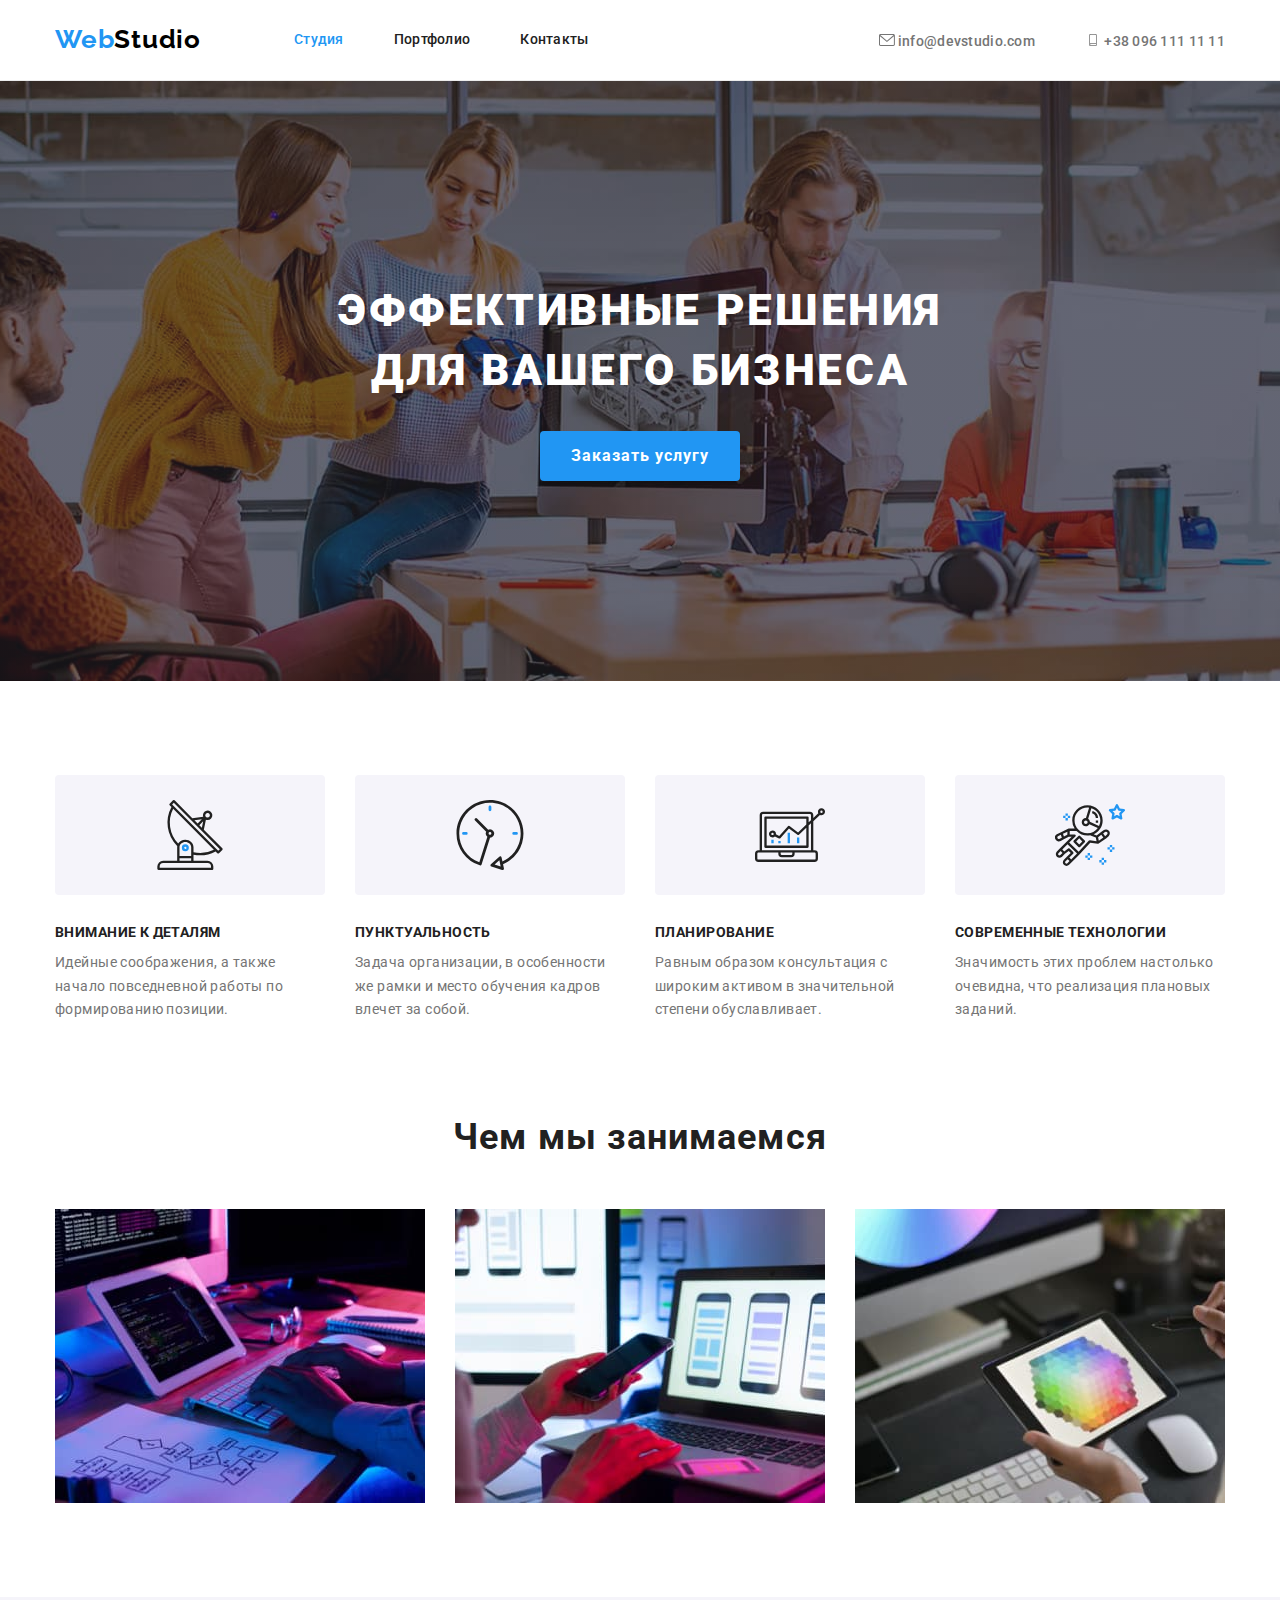
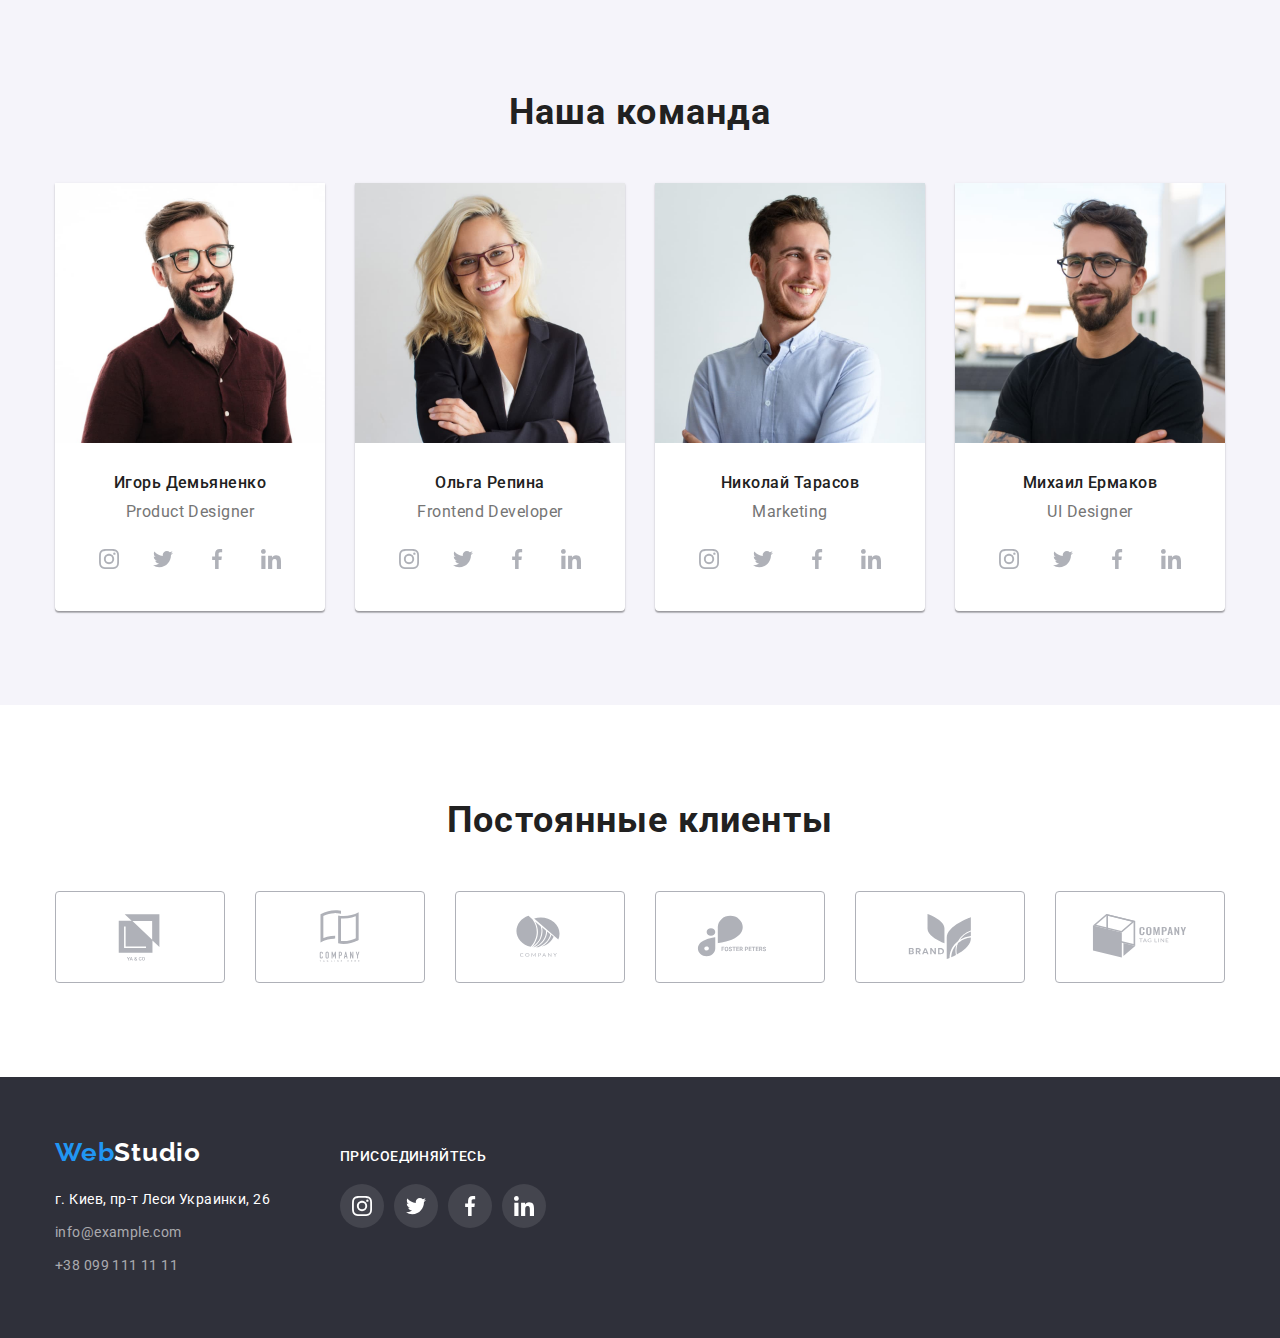
<file: index.html>
<!DOCTYPE html>
<html lang="ru">

<head>
    <meta charset="UTF-8">
    <meta http-equiv="X-UA-Compatible" content="IE=edge">
    <meta name="viewport" content="width=device-width, initial-scale=1.0">
    <title>Web Studio</title>
    <link rel="preconnect" href="https://fonts.googleapis.com">
    <link rel="preconnect" href="https://fonts.gstatic.com" crossorigin>
    <link href="https://fonts.googleapis.com/css2?family=Raleway:wght@700&family=Roboto:wght@400;500;700;900&display=swap" rel="stylesheet">
    <link rel=“preconnect” href=“https://fonts.gstatic.com”>
    <link rel="stylesheet" href="https://cdnjs.cloudflare.com/ajax/libs/modern-normalize/1.0.0/modern-normalize.min.css" />
    <link rel="stylesheet" href="./CSS/style.css">
</head>

<body>
    <header class="head">
        <div class="container head-container">

        <!--Header-->
            <nav class="nav">
                <a href="./index.html" class="logo logo-head">Web<span class="logo-black">Studio</span></a>
                <ul class="nav-list list">
                    <li class="nav-item">
                        <a href="./index.html" class="nav-link link current">Студия</a>
                    </li>
                    <li class="nav-item">
                        <a href="./portfolio.html" class="nav-link link">Портфолио</a>
                    </li>
                    <li class="nav-item">
                        <a href="#contacts" class="nav-link link">Контакты</a>
                    </li>
                </ul>   
            </nav>
            <ul class="nav-contact head-contact list">
                <li class="nav-contact-item">
                    <a href="mailto:info@devstudio.com" class="head-mail link">
                        <svg class="nav-contact-icon" width="16px" hight="12px">
                            <use href="./img/icons.svg#icon-envelope"></use>
                        </svg>
                        info@devstudio.com
                    </a>
                </li>
                <li class="nav-contact-item">
                    <a href="tel:+380961111111" class="head-tel link">
                        <svg class="nav-contact-icon" width="10px" hight="16px">
                            <use href="./img/icons.svg#icon-smartphone"></use>
                        </svg>
                        +38 096 111 11 11
                    </a>
                </li>
            </ul>
        </div>
    </header>
    <main>

        <!--Hat-->
        <section class="hero">
            <div class="hero-container container">
                <h1 class="hero-title">Эффективные решения <br>для вашего бизнеса<br></h1>
                <button type="button" class="hero-btn">Заказать услугу</button>
            </div>
        </section>

        <!--feature-->
        <section class="feature">
            <div class="feature-container container">
                <ul class="feature-list list">
                    <li class="feature-inner-list">
                        <div class="wrapper-icon">
                            <svg class="feature-icon" width="70" hight="70">
                                <use href="./img/icons.svg#icon-antenna-1"></use>
                            </svg>
                        </div>
                        <h3 class="feature-headline">Внимание к деталям</h3>
                        <p class="feature-position">Идейные соображения, а также начало повседневной работы по формированию позиции.</p>
                    </li>
                    <li class="feature-inner-list">
                        <div class="wrapper-icon">
                            <svg class="feature-icon" width="70" hight="70">
                                <use href="./img/icons.svg#icon-clock-1"></use>
                            </svg>
                        </div>
                        <h3 class="feature-headline">Пунктуальность</h3>
                        <p class="feature-position">Задача организации, в особенности же рамки и место обучения кадров влечет за собой.</p>
                    </li>
                    <li class="feature-inner-list">
                        <div class="wrapper-icon">
                            <svg class="feature-icon" width="70" hight="70">
                                <use href="./img/icons.svg#icon-diagram-1"></use>
                            </svg>
                        </div>
                        <h3 class="feature-headline">Планирование</h3>
                        <p class="feature-position">Равным образом консультация с широким активом в значительной степени обуславливает.</p>
                    </li>
                    <li class="feature-inner-list">
                        <div class="wrapper-icon">
                            <svg class="feature-icon" width="70" hight="70">
                                <use href="./img/icons.svg#icon-astronaut-1"></use>
                            </svg>
                        </div>
                        <h3 class="feature-headline">Современные технологии</h3>
                        <p class="feature-position">Значимость этих проблем настолько очевидна, что реализация плановых заданий.</p>
                    </li>
                </ul>
            </div>
        </section>

        <!--What we do-->
        <section class="example">
            <div class="example-container container">
                <h2 class="example-headline">Чем мы занимаемся</h2>
                    <ul class="example-list list">
                        <li class="example-box">
                            <img class="example-demo" src="./img/what_we_do/wwd.jpg" alt="Чем мы занимаемся" width="370" height="294" />
                        </li>
                        <li class="example-box">
                            <img class="example-demo" src="./img/what_we_do/wwd1.jpg" alt="Чем мы занимаемся" width="370" height="294" />
                        </li>
                        <li class="example-box">
                            <img class="example-demo" src="./img/what_we_do/wwd2.jpg" alt="Чем мы занимаемся" width="370" height="294" />
                        </li>
                    </ul>
            </div>
        </section>
        
        <!--Our Team-->
        <section class="team">
            <div class="container">
                <h2 class="team-headline">Наша команда</h2>
                <ul class="team-list list">
                    <li class="team-inner-list">
                        <img class="team-ava" src="./img/our_team/igor.jpg" alt="Игорь Демьяненко" width="270" height="260"/>
                        <div class="team-container">
                            <h3 class="team-inner-name">Игорь Демьяненко</h3>
                            <p class="team-position">Product Designer</p>
                            <ul class="team-icon list">
                                <li class="team-svg-list">
                                    <a href="" class="team-link">
                                        <svg class="team-link-icon">
                                            <use href="./img/icons.svg#icon-instagram-2"></use>
                                        </svg>
                                    </a>
                                </li>
                                <li class="team-svg-list">
                                    <a href="" class="team-link">
                                        <svg class="team-link-icon">
                                            <use href="./img/icons.svg#icon-twitter-1"></use>
                                        </svg>
                                    </a>
                                </li>
                                <li class="team-svg-list">
                                    <a href="" class="team-link">
                                        <svg class="team-link-icon">
                                            <use href="./img/icons.svg#icon-facebook-1"></use>
                                        </svg>
                                    </a>
                                </li>
                                <li class="team-svg-list">
                                    <a href="" class="team-link">
                                        <svg class="team-link-icon">
                                            <use href="./img/icons.svg#icon-linkedin-1"></use>
                                        </svg>
                                    </a>
                                </li>
                            </ul>
                        </div>
                    </li>
                    <li class="team-inner-list">
                        <img class="team-ava" src="./img/our_team/olga.jpg" alt="Ольга Репина" width="270" height="260"/>
                        <div class="team-container">
                            <h3 class="team-inner-name">Ольга Репина</h3>
                            <p class="team-position">Frontend Developer</p>
                            <ul class="team-icon list">
                                <li class="team-svg-list">
                                    <a href="" class="team-link">
                                        <svg class="team-link-icon">
                                            <use href="./img/icons.svg#icon-instagram-2"></use>
                                        </svg>
                                    </a>
                                </li>
                                <li class="team-svg-list">
                                    <a href="" class="team-link">
                                        <svg class="team-link-icon">
                                            <use href="./img/icons.svg#icon-twitter-1"></use>
                                        </svg>
                                    </a>
                                </li>
                                <li class="team-svg-list">
                                    <a href="" class="team-link">
                                        <svg class="team-link-icon">
                                            <use href="./img/icons.svg#icon-facebook-1"></use>
                                        </svg>
                                    </a>
                                </li>
                                <li class="team-svg-list">
                                    <a href="" class="team-link">
                                        <svg class="team-link-icon">
                                            <use href="./img/icons.svg#icon-linkedin-1"></use>
                                        </svg>
                                    </a>
                                </li>
                            </ul>
                        </div>
                    </li>
                    <li class="team-inner-list">
                        <img class="team-ava" src="./img/our_team/nikola.jpg" alt="Николай Тарасов" width="270" height="260"/>
                        <div class="team-container">
                            <h3 class="team-inner-name">Николай Тарасов</h3>
                            <p class="team-position">Marketing</p>
                            <ul class="team-icon list">
                                <li class="team-svg-list">
                                    <a href="" class="team-link">
                                        <svg class="team-link-icon">
                                            <use href="./img/icons.svg#icon-instagram-2"></use>
                                        </svg>
                                    </a>
                                </li>
                                <li class="team-svg-list">
                                    <a href="" class="team-link">
                                        <svg class="team-link-icon">
                                            <use href="./img/icons.svg#icon-twitter-1"></use>
                                        </svg>
                                    </a>
                                </li>
                                <li class="team-svg-list">
                                    <a href="" class="team-link">
                                        <svg class="team-link-icon">
                                            <use href="./img/icons.svg#icon-facebook-1"></use>
                                        </svg>
                                    </a>
                                </li>
                                <li class="team-svg-list">
                                    <a href="" class="team-link">
                                        <svg class="team-link-icon">
                                            <use href="./img/icons.svg#icon-linkedin-1"></use>
                                        </svg>
                                    </a>
                                </li>
                            </ul>
                        </div>
                    </li>
                    <li class="team-inner-list">
                        <img class="team-ava" src="./img/our_team/michael.jpg" alt="Михаил Ермаков" width="270" height="260"/>
                        <div class="team-container">
                            <h3 class="team-inner-name">Михаил Ермаков</h3>
                            <p class="team-position">UI Designer</p>
                            <ul class="team-icon list">
                                <li class="team-svg-list">
                                    <a href="" class="team-link">
                                        <svg class="team-link-icon">
                                            <use href="./img/icons.svg#icon-instagram-2"></use>
                                        </svg>
                                    </a>
                                </li>
                                <li class="team-svg-list">
                                    <a href="" class="team-link">
                                        <svg class="team-link-icon">
                                            <use href="./img/icons.svg#icon-twitter-1"></use>
                                        </svg>
                                    </a>
                                </li>
                                <li class="team-svg-list">
                                    <a href="" class="team-link">
                                        <svg class="team-link-icon">
                                            <use href="./img/icons.svg#icon-facebook-1"></use>
                                        </svg>
                                    </a>
                                </li>
                                <li class="team-svg-list">
                                    <a href="" class="team-link">
                                        <svg class="team-link-icon">
                                            <use href="./img/icons.svg#icon-linkedin-1"></use>
                                        </svg>
                                    </a>
                                </li>
                            </ul>
                        </div>
                    </li>
                </ul>
            </div>
        </section>

        <!--Our clients-->
        <section class="clients">
            <div class="clients-container container">
                <h2 class="clients-headline">Постоянные клиенты</h2>
                <ul class="clients-icon list">
                    <li class="clients-svg-list">
                        <a href="" class="clients-link">
                            <svg class="clients-link-icon">
                                <use href="./img/icons.svg#icon-Logo"></use>
                            </svg>
                        </a>
                    </li>
                    <li class="clients-svg-list">
                        <a href="" class="clients-link">
                            <svg class="clients-link-icon">
                                <use href="./img/icons.svg#icon-Logo-1"></use>
                            </svg>
                        </a>
                    </li>
                    <li class="clients-svg-list">
                        <a href="" class="clients-link">
                            <svg class="clients-link-icon">
                                <use href="./img/icons.svg#icon-Logo-2"></use>
                            </svg>
                        </a>
                    </li>
                    <li class="clients-svg-list">
                        <a href="" class="clients-link">
                            <svg class="clients-link-icon">
                                <use href="./img/icons.svg#icon-Logo-3"></use>
                            </svg>
                        </a>
                    </li>
                    <li class="clients-svg-list">
                        <a href="" class="clients-link">
                            <svg class="clients-link-icon">
                                <use href="./img/icons.svg#icon-Logo-4"></use>
                            </svg>
                        </a>
                    </li>
                    <li class="clients-svg-list">
                        <a href="" class="clients-link">
                            <svg class="clients-link-icon">
                                <use href="./img/icons.svg#icon-Logo-5"></use>
                            </svg>
                        </a>
                    </li>
                </ul>
            </div>
        </section>
    </main>

    <!--Footer-->
    <footer class="footer">
        <div class="container">
            <div id="contacts" class="adress">
                <a href="./index.html" class="logo">Web<span class="logo-white">Studio</span></a>
                <address class="italic-no">
                    <ul class="footer-list list">
                        <li>
                            <a href="https://goo.gl/maps/ccjUCnQ3BP5SnfPA9" class="map link">г. Киев, пр-т Леси Украинки, 26</a>
                        </li>
                        <li>
                            <a href="mailto:info@example.com" class="contact-style link">info@example.com</a>
                        </li>
                        <li>
                            <a href="tel:+380991111111" class="contact-style link">+38 099 111 11 11</a>
                        </li>
                    </ul>
                
                </address>
            </div>
            <div class="footer-join">
                <h3 class="footer-inner-name">ПРИСОЕДИНЯЙТЕСЬ</h3>
                <ul class="footer-icon list">
                    <li class="footer-svg-list">
                        <a href="" class="footer-link">
                            <svg class="footer-link-icon">
                                <use href="./img/icons.svg#icon-instagram-2"></use>
                            </svg>
                        </a>
                    </li>
                    <li class="footer-svg-list">
                        <a href="" class="footer-link">
                            <svg class="footer-link-icon">
                                <use href="./img/icons.svg#icon-twitter-1"></use>
                            </svg>
                        </a>
                    </li>
                    <li class="footer-svg-list">
                        <a href="" class="footer-link">
                            <svg class="footer-link-icon">
                                <use href="./img/icons.svg#icon-facebook-1"></use>
                            </svg>
                        </a>
                    </li>
                    <li class="footer-svg-list">
                        <a href="" class="footer-link">
                            <svg class="footer-link-icon">
                                <use href="./img/icons.svg#icon-linkedin-1"></use>
                            </svg>
                        </a>
                    </li>
                </ul>
            </div>
        </div>
    </footer>
</body>
</html>
</file>
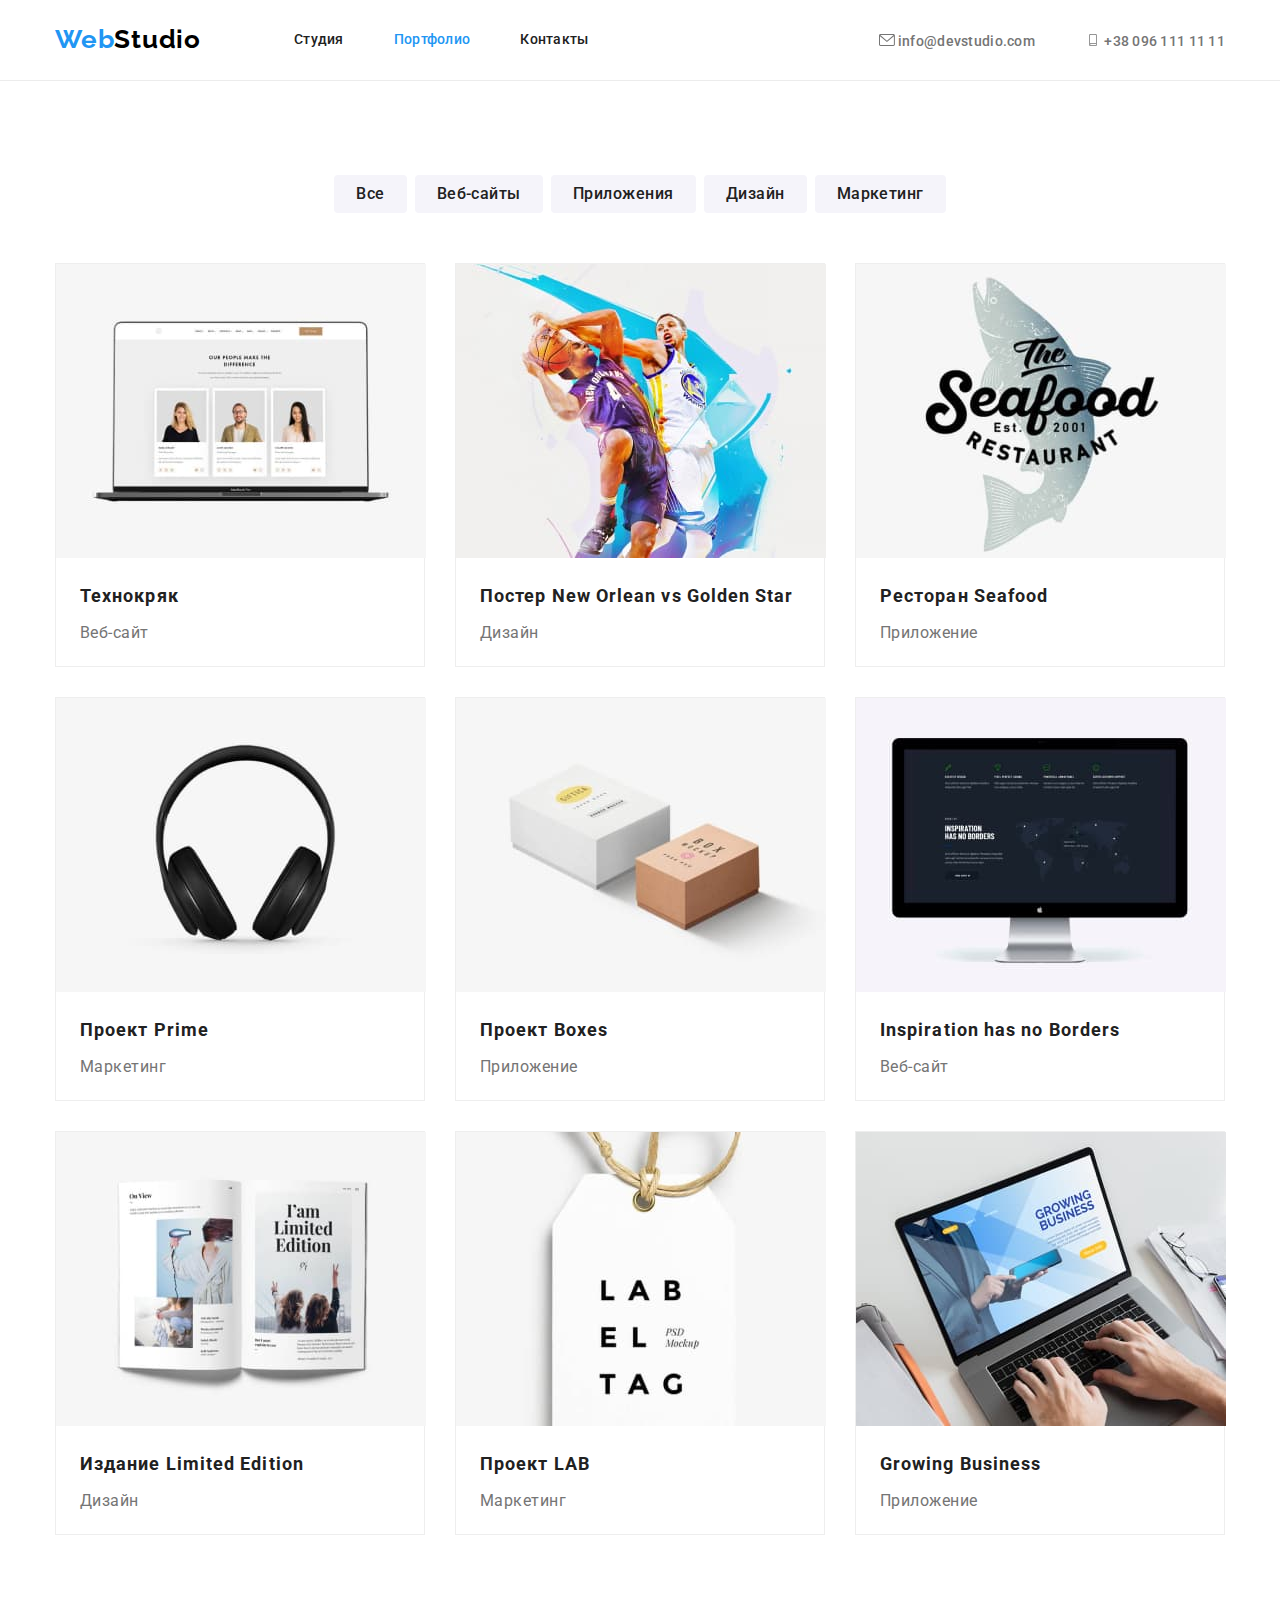
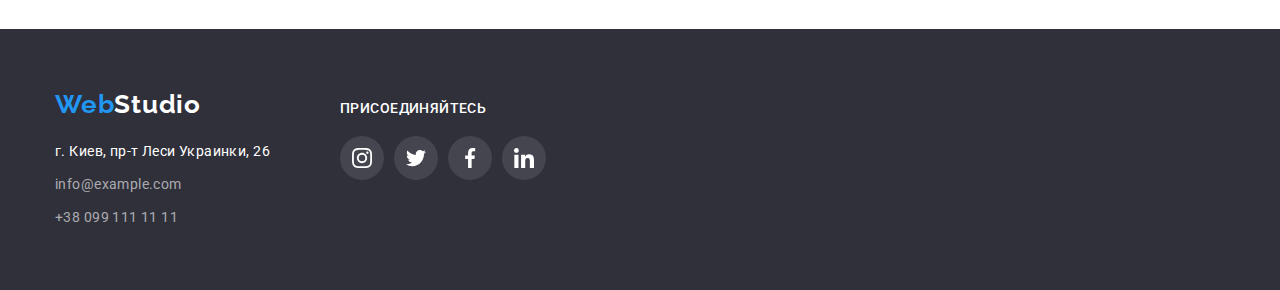
<file: portfolio.html>
<!DOCTYPE html>
<html lang="ru">

<head>
    <meta charset="UTF-8">
    <meta http-equiv="X-UA-Compatible" content="IE=edge">
    <meta name="viewport" content="width=device-width, initial-scale=1.0">
    <title>Web Studio</title>
    <link rel="preconnect" href="https://fonts.googleapis.com">
    <link rel="preconnect" href="https://fonts.gstatic.com" crossorigin>
    <link href="https://fonts.googleapis.com/css2?family=Raleway:wght@700&family=Roboto:wght@400;500;700;900&display=swap" rel="stylesheet">
    <link rel=“preconnect” href=“https://fonts.gstatic.com”>
    <link rel="stylesheet" href="https://cdnjs.cloudflare.com/ajax/libs/modern-normalize/1.0.0/modern-normalize.min.css" />
    <link rel="stylesheet" href="./CSS/style.css">
</head>

<body>
    <header class="head">
        <div class="container head-container">
    
            <!--Header-->
            <nav class="nav">
                <a href="./index.html" class="logo logo-head">Web<span class="logo-black">Studio</span></a>
                <ul class="nav-list list">
                    <li class="nav-item">
                        <a href="./index.html" class="nav-link link">Студия</a>
                    </li>
                    <li class="nav-item">
                        <a href="./portfolio.html" class="nav-link link current">Портфолио</a>
                    </li>
                    <li class="nav-item">
                        <a href="#contacts" class="nav-link link">Контакты</a>
                    </li>
                </ul>
            </nav>
            <ul class="nav-contact head-contact list">
                <li class="nav-contact-item">
                    <a href="mailto:info@devstudio.com" class="head-mail link">
                        <svg class="nav-contact-icon" width="16px" hight="12px">
                            <use href="./img/icons.svg#icon-envelope"></use>
                        </svg>
                        info@devstudio.com
                    </a>
                </li>
                <li class="nav-contact-item">
                    <a href="tel:+380961111111" class="head-tel link">
                        <svg class="nav-contact-icon" width="10px" hight="16px">
                            <use href="./img/icons.svg#icon-smartphone"></use>
                        </svg>
                        +38 096 111 11 11
                    </a>
                 </li>
            </ul>
        </div>
    </header>
    <main>
        <section class="portfolio">
            <div class="container">
                <ul class="portfolio-filter-list list">
                    <li class="portfolio-filter">
                        <button class="filter-btn" type="button">Все</button>
                    </li>
                    <li class="portfolio-filter">
                        <button class="filter-btn" type="button">Веб-сайты</button>
                    </li>
                    <li class="portfolio-filter">
                        <button class="filter-btn" type="button">Приложения</button>
                    </li>
                    <li class="portfolio-filter">
                        <button class="filter-btn" type="button">Дизайн</button>
                    </li>
                    <li class="portfolio-filter">
                        <button class="filter-btn" type="button">Маркетинг</button>
                    </li>
                </ul>
                <ul class="portfolio-list list">
                    <li class="portfolio-inner-list">
                        <img class="portfolio-inner-logo" src="./img/portolio/project1.jpg" alt="project1" width="370" height="294"/>
                        <div class="portfolio-container">
                            <h3 class="portfolio-headline">Технокряк</h3>
                            <p class="portfolio-filter">Веб-сайт</p>
                        </div>
                    </li>
                    <li class="portfolio-inner-list">
                        <img class="portfolio-inner-logo" src="./img/portolio/project2.jpg" alt="project2" width="370" height="294" />
                        <div class="portfolio-container">
                            <h3 class="portfolio-headline">Постер New Orlean vs Golden Star</h3>
                            <p class="portfolio-filter">Дизайн</p>
                        </div>
                    </li>
                    <li class="portfolio-inner-list">
                        <img class="portfolio-inner-logo" src="./img/portolio/project3.jpg" alt="project3" width="370" height="294" />
                        <div class="portfolio-container">
                            <h3 class="portfolio-headline">Ресторан Seafood</h3>
                            <p class="portfolio-filter">Приложение</p>
                        </div>
                    </li>
                    <li class="portfolio-inner-list">
                        <img class="portfolio-inner-logo" src="./img/portolio/project4.jpg" alt="project4" width="370" height="294" />
                        <div class="portfolio-container">
                            <h3 class="portfolio-headline">Проект Prime</h3>
                            <p class="portfolio-filter">Маркетинг</p>
                        </div>
                    </li>
                    <li class="portfolio-inner-list">
                        <img class="portfolio-inner-logo" src="./img/portolio/project5.jpg" alt="project5" width="370" height="294" />
                        <div class="portfolio-container">
                            <h3 class="portfolio-headline">Проект Boxes</h3>
                            <p class="portfolio-filter">Приложение</p>
                        </div>
                    </li>
                    <li class="portfolio-inner-list">
                        <img class="portfolio-inner-logo" src="./img/portolio/project6.jpg" alt="project6" width="370" height="294" />
                        <div class="portfolio-container">
                            <h3 class="portfolio-headline">Inspiration has no Borders</h3>
                            <p class="portfolio-filter">Веб-сайт</p>
                        </div>
                    </li>
                    <li class="portfolio-inner-list">
                        <img class="portfolio-inner-logo" src="./img/portolio/project7.jpg" alt="project7" width="370" height="294" />
                        <div class="portfolio-container">
                            <h3 class="portfolio-headline">Издание Limited Edition</h3>
                            <p class="portfolio-filter">Дизайн</p>
                        </div>
                    </li>
                    <li class="portfolio-inner-list">
                        <img class="portfolio-inner-logo" src="./img/portolio/project8.jpg" alt="project8" width="370" height="294" />
                        <div class="portfolio-container">
                            <h3 class="portfolio-headline">Проект LAB</h3>
                            <p class="portfolio-filter">Маркетинг</p>
                        </div>
                    </li>
                    <li class="portfolio-inner-list">
                        <img class="portfolio-inner-logo" src="./img/portolio/project9.jpg" alt="project9" width="370" height="294" />
                        <div class="portfolio-container">
                            <h3 class="portfolio-headline">Growing Business</h3>
                            <p class="portfolio-filter">Приложение</p>
                        </div>
                    </li>
                </ul>
            </div>
        </section>
    </main>
    <footer class="footer">
        <div class="container">
            <div id="contacts" class="adress">
                <a href="./index.html" class="logo">Web<span class="logo-white">Studio</span></a>
                <address class="italic-no">
                    <ul class="footer-list list">
                        <li>
                            <a href="https://goo.gl/maps/ccjUCnQ3BP5SnfPA9" class="map link">г. Киев, пр-т Леси Украинки,
                                26</a>
                        </li>
                        <li>
                            <a href="mailto:info@example.com" class="contact-style link">info@example.com</a>
                        </li>
                        <li>
                            <a href="tel:+380991111111" class="contact-style link">+38 099 111 11 11</a>
                        </li>
                    </ul>
    
                </address>
            </div>
            <div class="footer-join">
                <h3 class="footer-inner-name">ПРИСОЕДИНЯЙТЕСЬ</h3>
                <ul class="footer-icon list">
                    <li class="footer-svg-list">
                        <a href="" class="footer-link">
                            <svg class="footer-link-icon">
                                <use href="./img/icons.svg#icon-instagram-2"></use>
                            </svg>
                        </a>
                    </li>
                    <li class="footer-svg-list">
                        <a href="" class="footer-link">
                            <svg class="footer-link-icon">
                                <use href="./img/icons.svg#icon-twitter-1"></use>
                            </svg>
                        </a>
                    </li>
                    <li class="footer-svg-list">
                        <a href="" class="footer-link">
                            <svg class="footer-link-icon">
                                <use href="./img/icons.svg#icon-facebook-1"></use>
                            </svg>
                        </a>
                    </li>
                    <li class="footer-svg-list">
                        <a href="" class="footer-link">
                            <svg class="footer-link-icon">
                                <use href="./img/icons.svg#icon-linkedin-1"></use>
                            </svg>
                        </a>
                    </li>
                </ul>
            </div>
        </div>
    </footer>
</body>

</html>
</file>
<file: CSS/style.css>
:root {
  /* Основные шрифты */
  --main-font: 'Roboto', sans-serif;
  --secondary-font: 'Raleway', sans-serif;

  /* цвет текста контента */
  --main-color: #212121;
  --secondary-color: #757575;
  --portfolio-btn-second-color: #ffffff;
  --portfolio-btn-background: #f5f4fa;
  --portfolio-btn-second-background: #2196f3;

  /* толшина текста контента */
  --text-regular: 400;
  --text-medium: 500;
  --text-bold: 700;
}

.feature,
.clients {
  padding-top: 94px;
  padding-bottom: 94px;
}

.example {
  padding-bottom: 94px;
}

body {
  background-color: #fff;
  font-family: var(--main-font);
}

.container {
  margin-left: auto;
  margin-right: auto;
  width: 1200px;
  padding-left: 15px;
  padding-right: 15px;
}

.head-container {
  display: flex;
  height: 80px;
}

h1,
h2,
h3,
p {
  margin: 0;
}

img {
  display: block;
}

/* header */
.head {
  border-bottom: 1px solid #ececec;
}
.logo {
  font-family: var(--secondary-font);
  font-weight: 700;
  font-size: 26px;
  line-height: 1.2;
  letter-spacing: 0.03em;
  color: #2196f3;
  text-decoration: none;
  cursor: default;
}
.logo-head {
  padding-top: 24px;
  padding-bottom: 25px;
}
.logo-black {
  color: #000;
}

.nav {
  font-weight: var(--text-medium);
  font-size: 14px;
  line-height: 1.14;
  letter-spacing: 0.02em;

  color: var(--main-color);
  display: flex;
}
.nav-list {
  display: flex;
  margin: 0 0 0 93px;
  padding: 32px 0;
}

.link {
  text-decoration: none;
}

.list {
  list-style-type: none;
}
.nav-item {
  margin-right: 50px;
}

.nav-item:last-child {
  margin: 0;
}

.nav-link {
  font-weight: var(--text-medium);
  font-size: 14px;
  line-height: 1.14;
  letter-spacing: 0.02em;
  color: var(--main-color);
}

.nav-contact {
  display: flex;
}

.head-contact {
  margin: 0 0 0 auto;
  padding: 32px 0;
}
.head-mail {
  margin-right: 50px;
}

.head-mail,
.head-tel {
  font-weight: var(--text-medium);
  font-size: 14px;
  line-height: 1.14;
  letter-spacing: 0.02em;

  color: var(--secondary-color);
}

.nav-link:hover,
.nav-link:focus,
.head-mail:hover,
.head-mail:focus,
.head-tel:hover,
.head-tel:focus,
.contact-style:hover,
.contact-style:focus {
  color: #2196f3;
}

.current {
  color: #2196f3;
}

.nav-contact-icon {
  width: 16px;
  height: 12px;
  margin: 0;
  padding: 0;
  fill: currentColor;
}

.hero {
  background-color: #2f303a;
  text-align: center;
  padding-top: 200px;
  padding-bottom: 200px;
  background-image: linear-gradient(rgba(47, 48, 58, 0.4), rgba(47, 48, 58, 0.4)),
  url(../img/header.jpg);
  background-repeat: no-repeat;
  background-position: center;
}

.hero-title {
  font-weight: 900;
  font-size: 44px;
  line-height: 1.36;
  text-align: center;
  letter-spacing: 0.06em;
  text-transform: uppercase;
  color: #fff;
  padding-bottom: 30px;
}

.hero-btn {
  width: 200px;
  height: 50px;
  font-family: inherit;
  font-weight: var(--text-bold);
  font-size: 16px;
  line-height: 1.88;
  letter-spacing: 0.06em;
  color: #fff;
  background: #2196f3;
  box-shadow: 0px 4px 4px rgba(0, 0, 0, 0.15);
  border-radius: 4px;
  border: 0px;
  cursor: pointer;
}

/* main-start-page */

.hero-btn:hover,
.hero-btn:focus {
  background: #188ce8;
  box-shadow: 0px 4px 4px rgba(0, 0, 0, 0.15);
  border-radius: 4px;
  border: 0px;
}

.wrapper-icon {
  display: flex;
  justify-content: center;
  align-items: center;
  width: 270px;
  height: 120px;
  margin-bottom: 30px;
  background-color: #f5f4fa;
  border-radius: 4px;
}

.feature-headline {
  font-weight: var(--text-bold);
  font-size: 14px;
  line-height: 1.14;
  letter-spacing: 0.03em;
  text-transform: uppercase;
  color: var(--main-color);
  padding-bottom: 10px;
}

.feature-position {
  font-weight: var(--text-regular);
  font-size: 14px;
  line-height: 1.71;
  letter-spacing: 0.03em;
  color: var(--secondary-color);
}

.feature-list {
  list-style: none;
  margin: 0;
  padding: 0;
}

.feature-list .feature-inner-list:not(:last-child) {
  margin-right: 30px;
}

.feature-inner-list {
  width: 270px;
}

.feature-list {
  display: flex;
}

.example-headline,
.team-headline,
.clients-headline {
  font-weight: var(--text-bold);
  font-size: 36px;
  line-height: 1.17;
  text-align: center;
  letter-spacing: 0.03em;
  color: var(--main-color);
}

.example-headline {
  margin-bottom: 50px;
}

.example-list {
  display: flex;
}

.example-list {
  margin: 0;
  padding: 0;
}

.example-list .example-box:not(:last-child) {
  margin-right: 30px;
}

.team-inner-name {
  font-weight: var(--text-medium);
  font-size: 16px;
  line-height: 1.19;
  text-align: center;
  letter-spacing: 0.03em;
  color: var(--main-color);
}

.team-position {
  font-weight: var(--text-regular);
  font-size: 16px;
  line-height: 1.19;
  text-align: center;
  letter-spacing: 0.03em;
  color: var(--secondary-color);
  margin-top: 10px;
  margin-bottom: 16px;
}

.team {
  background: #F5F4FA;
  padding-top: 94px;
  padding-bottom: 94px;
}

.team-headline {
  margin-bottom: 50px;
}

.team-list {
  margin: 0;
  padding: 0;
}

.team-inner-list {
  width: 270px;
  background-color: #FFFFFF;
  box-shadow: 0px 1px 3px rgb(0 0 0 / 12%),
  0px 1px 1px rgb(0 0 0 / 14%),
  0px 2px 1px rgb(0 0 0 / 20%);
  border-radius: 0px 0px 4px 4px;
}

.team-list .team-inner-list:not(:last-child) {
  margin-right: 30px;
}

.team-container {
  padding-top: 30px;
  padding-bottom: 30px;
}

.team-icon {
  margin: 0;
  padding: 0;
}

.team-icon .team-svg-list:not(:last-child) {
  margin-right: 10px;
}

.team-link {
    width: 44px;
    height: 44px;
    border: none;
    padding: 0;
    border-radius: 50%;
    color: #afb1b8;
    background-color: #FFF;
}

.team-link:hover,
.team-link:focus {
  color: #FFF;
  background-color: #2196f3;
}

.team-link-icon {
  width: 20px;
  height: 20px;
  fill: currentColor;
}

.footer-join {
  align-items: flex-start;
  width: 206px;
  height: 80px;
}

.team-icon {
  display: flex;
  justify-content: center;
  margin: 0;
  padding: 0;
}

.team-svg-list .team-link {
  display: flex;
  box-sizing: border-box;
  align-items: center;
  justify-content: center;
}

.team-list {
  display: flex;
}

/* clients */

.clients-headline {
  margin-bottom: 50px;
}

.clients-icon {
  display: flex;
  justify-content: center;
  margin: 0;
  padding: 0;
}

.clients-icon .clients-svg-list:not(:last-child) {
  margin-right: 30px;
}

.clients-link {
  width: 170px;
  height: 92px;
  border: 1px solid #afb1b8;
  box-sizing: border-box;
  border-radius: 4px;
  color: #afb1b8;
  /*background-color: #FFF;*/
}

.clients-link:hover,
.clients-link:focus {
  color: #2196f3;
  border: 1px solid #2196f3;
}

.clients-link-icon {
  width: 106px;
  height: 60px;
  fill: currentColor;
}

.clients-svg-list .clients-link {
  display: flex;
  box-sizing: border-box;
  align-items: center;
  justify-content: center;
}

/* portfolio */

.portfolio {
  padding-top: 94px;
  padding-bottom: 94px;
}

.portfolio-filter-list {
  display: flex;
  justify-content: center;
  margin: 0;
  padding: 0;
  margin-bottom: 50px;
}

.portfolio-filter:not(:last-child) {
  margin-right: 8px;
}

.filter-btn {
  font-family: inherit;
  font-weight: var(--text-medium);
  font-size: 16px;
  line-height: 1.6;
  text-align: center;
  letter-spacing: 0.03em;
  color: var(--main-color);
  background: var(--portfolio-btn-background);
  border-radius: 4px;
  border: 0px;
  cursor: pointer;
  padding: 6px 22px;
}

.filter-btn:hover,
.filter-btn:focus {
  color: var(--portfolio-btn-second-color);
  background: var(--portfolio-btn-second-background);
  box-shadow: 0px 3px 1px rgba(0, 0, 0, 0.1), 0px 1px 2px rgba(0, 0, 0, 0.08),
    0px 2px 2px rgba(0, 0, 0, 0.12);
  border-radius: 4px;
  border: 0px;
}

.portfolio-inner-list {
  border: 1px solid #eeeeee;
  box-sizing: border-box;
  width: 370px;
  height: 404px;
  margin-right: 30px;
}

.portfolio-container {
  display: block;
  text-align: left;
  padding: 20px 24px;
}

.portfolio-headline {
  font-weight: var(--text-bold);
  font-size: 18px;
  line-height: 2;
  letter-spacing: 0.06em;
  color: var(--main-color);
  margin-bottom: 4px;
}

.portfolio-filter {
  font-weight: var(--text-regular);
  font-size: 16px;
  line-height: 1.88;
  letter-spacing: 0.03em;
  color: var(--secondary-color);
}

.portfolio-list {
  display: flex;
  flex-wrap: wrap;
  margin: 0;
  padding: 0;
}

.portfolio-inner-list:nth-child(3n) {
  margin: 0;
}

.portfolio-inner-list:nth-child(-n + 6) {
  margin-bottom: 30px;
}

.portfolio-inner-list:hover,
.portfolio-inner-list:focus {
  box-shadow: 0px 1px 1px rgba(0, 0, 0, 0.12), 0px 4px 4px rgba(0, 0, 0, 0.06),
    1px 4px 6px rgba(0, 0, 0, 0.16);
}

/* footer */

.footer {
  background: #2f303a;
  padding-top: 60px;
  padding-bottom: 60px;
}

.footer .container {
  display: flex;
  align-items: baseline;
}

.adress {
  margin-right: 70px;
}

.logo-white {
  color: #fff;
}

.italic-no {
  font-style: normal;
}

.footer-list {
  margin: 0;
  margin-top: 20px;
  padding: 0;
}

.footer-list > li:not(:last-child){
  margin-bottom: 9px;
}

.footer-icon {
  display: flex;
  justify-content: space-between;
  margin: 0;
  padding: 0;
}

.footer-icon .footer-svg-list:not(:last-child) {
  margin-right: 10px;
}

.footer-link {
  width: 44px;
  height: 44px;
  border: none;
  padding: 0;
  border-radius: 50%;
  color:#fff;
  background: rgba(255, 255, 255, 0.1);
}

.footer-inner-name {
  font-weight: var(--text-medium);
  font-size: 14px;
  line-height: 1.142;
  text-transform: uppercase;
  letter-spacing: 0.03em;
  margin-bottom: 20px;
  color: #ffffff;
}

.footer-svg-list .footer-link:hover,
.footer-svg-list .footer-link:focus {
  color: #FFF;
  background-color: #2196f3;
}

.footer-link-icon {
  width: 20px;
  height: 20px;
  fill: currentColor;
}

.footer-svg-list .footer-link {
  display: flex;
  box-sizing: border-box;
  align-items: center;
  justify-content: center;
}

.map,
.contact-style {
  font-size: 14px;
  line-height: 1.71;
  letter-spacing: 0.03em;
  color: rgba(255, 255, 255, 0.6);
}

.map {
  color: #fff;
}
</file>
